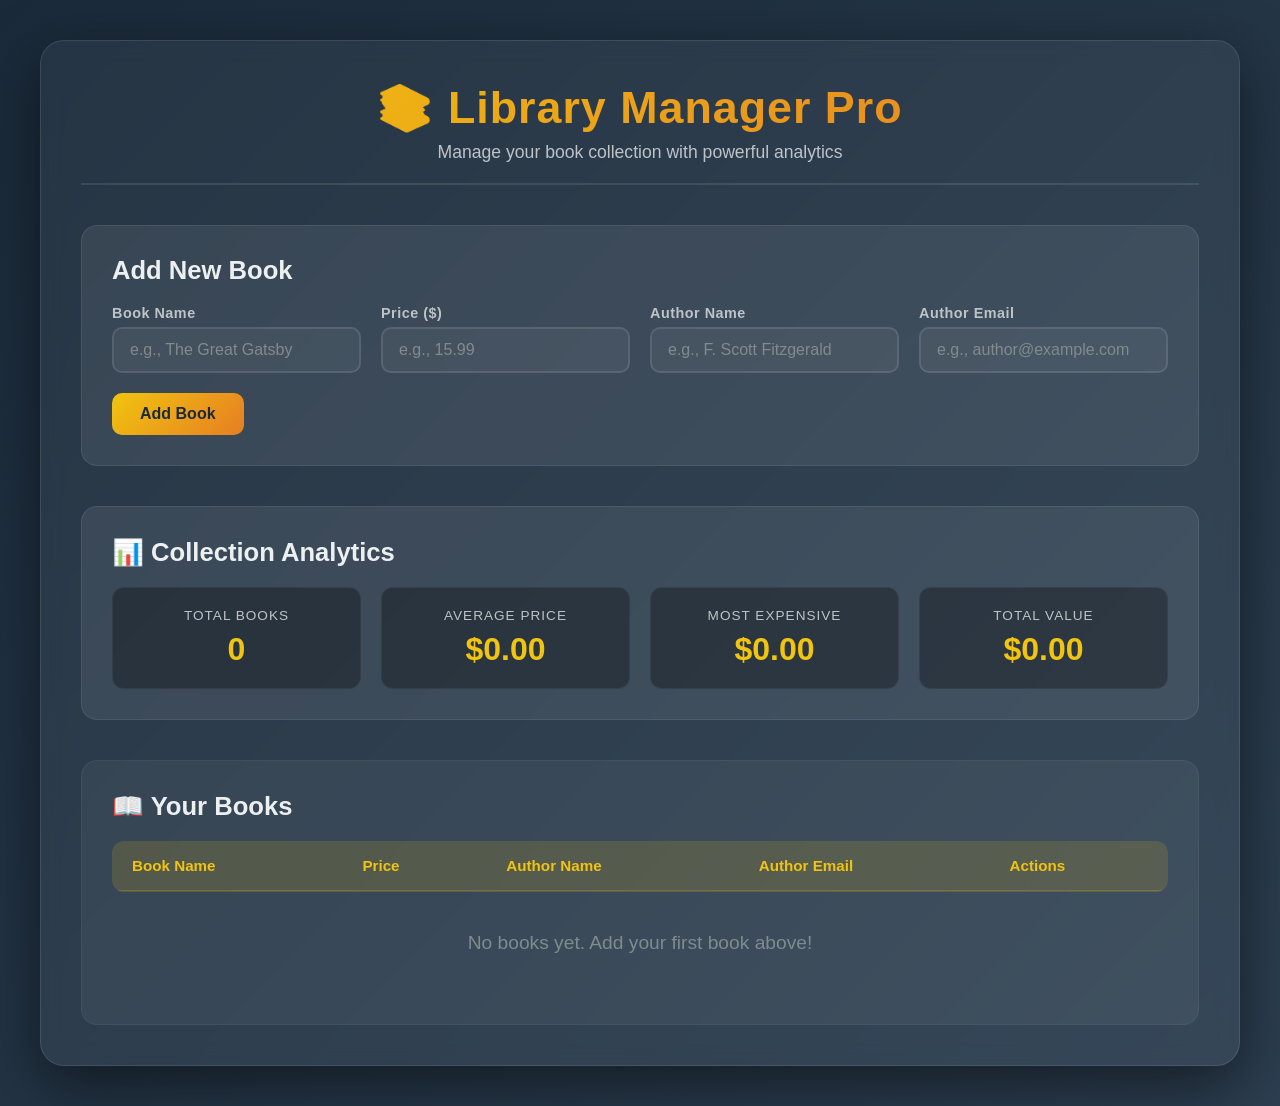
<file: index.html>
<!DOCTYPE html>
<html>
<head>
    <meta http-equiv="refresh" content="0; url=lib.html">
    <title>Redirecting to Library Manager...</title>
</head>
<body>
    <p>Redirecting to <a href="lib.html">Library Manager</a>...</p>
</body>
</html>
</file>
<file: libstyle.css>
/* ============================================
   Global Reset & Base Styles
   ============================================ */

* {
    margin: 0;
    padding: 0;
    box-sizing: border-box;
}

body {
    background: linear-gradient(135deg, #1a2a3a 0%, #2c3e50 100%);
    color: #ecf0f1;
    font-family: 'Segoe UI', Tahoma, Geneva, Verdana, sans-serif;
    min-height: 100vh;
    padding: 40px 20px;
}

.container {
    max-width: 1200px;
    margin: 0 auto;
    background: rgba(255, 255, 255, 0.05);
    backdrop-filter: blur(10px);
    border-radius: 24px;
    padding: 40px;
    box-shadow: 0 20px 60px rgba(0, 0, 0, 0.5);
    border: 1px solid rgba(255, 255, 255, 0.1);
}

/* ============================================
   Header
   ============================================ */

header {
    text-align: center;
    margin-bottom: 40px;
    padding-bottom: 20px;
    border-bottom: 2px solid rgba(255, 255, 255, 0.1);
}

header h1 {
    font-size: 2.8rem;
    font-weight: 700;
    background: linear-gradient(135deg, #f1c40f, #e67e22);
    -webkit-background-clip: text;
    -webkit-text-fill-color: transparent;
    background-clip: text;
    letter-spacing: 1px;
}

.subtitle {
    color: #bdc3c7;
    font-size: 1.1rem;
    margin-top: 8px;
    font-weight: 300;
}

/* ============================================
   Section Headers
   ============================================ */

section h2 {
    font-size: 1.6rem;
    margin-bottom: 20px;
    color: #ecf0f1;
    display: flex;
    align-items: center;
    gap: 10px;
}

/* ============================================
   Add Book Form
   ============================================ */

.add-book-section {
    background: rgba(255, 255, 255, 0.08);
    padding: 30px;
    border-radius: 16px;
    margin-bottom: 40px;
    border: 1px solid rgba(255, 255, 255, 0.08);
}

.form-grid {
    display: grid;
    grid-template-columns: repeat(auto-fit, minmax(220px, 1fr));
    gap: 20px;
    margin-bottom: 20px;
}

.form-group {
    display: flex;
    flex-direction: column;
    gap: 6px;
}

.form-group label {
    font-weight: 600;
    font-size: 0.9rem;
    color: #bdc3c7;
    letter-spacing: 0.5px;
}

.form-group input {
    padding: 12px 16px;
    border: 2px solid rgba(255, 255, 255, 0.1);
    border-radius: 10px;
    background: rgba(255, 255, 255, 0.05);
    color: #ecf0f1;
    font-size: 1rem;
    transition: all 0.3s ease;
}

.form-group input:focus {
    outline: none;
    border-color: #f1c40f;
    background: rgba(255, 255, 255, 0.1);
    box-shadow: 0 0 20px rgba(241, 196, 15, 0.15);
}

.form-group input::placeholder {
    color: #7f8c8d;
}

/* ============================================
   Buttons
   ============================================ */

.btn {
    padding: 12px 28px;
    border: none;
    border-radius: 10px;
    font-size: 1rem;
    font-weight: 600;
    cursor: pointer;
    transition: all 0.3s ease;
    display: inline-flex;
    align-items: center;
    gap: 8px;
}

.btn-primary {
    background: linear-gradient(135deg, #f1c40f, #e67e22);
    color: #1a2a3a;
}

.btn-primary:hover {
    transform: translateY(-2px);
    box-shadow: 0 8px 25px rgba(241, 196, 15, 0.3);
}

.btn-edit {
    background: #3498db;
    color: white;
}

.btn-edit:hover {
    background: #2980b9;
    transform: scale(1.05);
}

.btn-delete {
    background: #e74c3c;
    color: white;
}

.btn-delete:hover {
    background: #c0392b;
    transform: scale(1.05);
}

.btn-save {
    background: #2ecc71;
    color: white;
}

.btn-save:hover {
    background: #27ae60;
    transform: scale(1.05);
}

.btn-cancel {
    background: #95a5a6;
    color: white;
}

.btn-cancel:hover {
    background: #7f8c8d;
    transform: scale(1.05);
}

/* ============================================
   Analytics Dashboard
   ============================================ */

.analytics-section {
    background: rgba(255, 255, 255, 0.08);
    padding: 30px;
    border-radius: 16px;
    margin-bottom: 40px;
    border: 1px solid rgba(255, 255, 255, 0.08);
}

.stats-grid {
    display: grid;
    grid-template-columns: repeat(auto-fit, minmax(180px, 1fr));
    gap: 20px;
}

.stat-card {
    background: rgba(0, 0, 0, 0.3);
    padding: 20px;
    border-radius: 12px;
    text-align: center;
    border: 1px solid rgba(255, 255, 255, 0.05);
    transition: all 0.3s ease;
}

.stat-card:hover {
    transform: translateY(-4px);
    border-color: rgba(241, 196, 15, 0.3);
    box-shadow: 0 8px 30px rgba(0, 0, 0, 0.3);
}

.stat-label {
    display: block;
    font-size: 0.85rem;
    color: #bdc3c7;
    text-transform: uppercase;
    letter-spacing: 1px;
    margin-bottom: 8px;
}

.stat-value {
    display: block;
    font-size: 2rem;
    font-weight: 700;
    color: #f1c40f;
}

/* ============================================
   Table
   ============================================ */

.table-section {
    background: rgba(255, 255, 255, 0.05);
    padding: 30px;
    border-radius: 16px;
    border: 1px solid rgba(255, 255, 255, 0.05);
}

.table-wrapper {
    overflow-x: auto;
    border-radius: 12px;
}

table {
    width: 100%;
    border-collapse: collapse;
    font-size: 0.95rem;
}

thead {
    background: rgba(241, 196, 15, 0.15);
}

th {
    padding: 16px 20px;
    text-align: left;
    font-weight: 600;
    color: #f1c40f;
    border-bottom: 2px solid rgba(241, 196, 15, 0.2);
}

td {
    padding: 14px 20px;
    border-bottom: 1px solid rgba(255, 255, 255, 0.05);
    vertical-align: middle;
}

tbody tr:hover {
    background: rgba(255, 255, 255, 0.05);
}

td.actions {
    display: flex;
    gap: 10px;
    flex-wrap: wrap;
}

td.actions .btn {
    padding: 6px 14px;
    font-size: 0.85rem;
}

.empty-message {
    text-align: center;
    padding: 40px;
    color: #7f8c8d;
    font-size: 1.2rem;
}

/* ============================================
   Responsive
   ============================================ */

@media (max-width: 768px) {
    .container {
        padding: 20px;
    }

    header h1 {
        font-size: 2rem;
    }

    .form-grid {
        grid-template-columns: 1fr;
    }

    .stats-grid {
        grid-template-columns: repeat(2, 1fr);
    }

    td.actions {
        flex-direction: column;
    }

    td.actions .btn {
        width: 100%;
        justify-content: center;
    }

    .stat-value {
        font-size: 1.5rem;
    }
}

@media (max-width: 480px) {
    .stats-grid {
        grid-template-columns: 1fr;
    }

    th, td {
        padding: 10px 12px;
        font-size: 0.85rem;
    }
}
</file>
